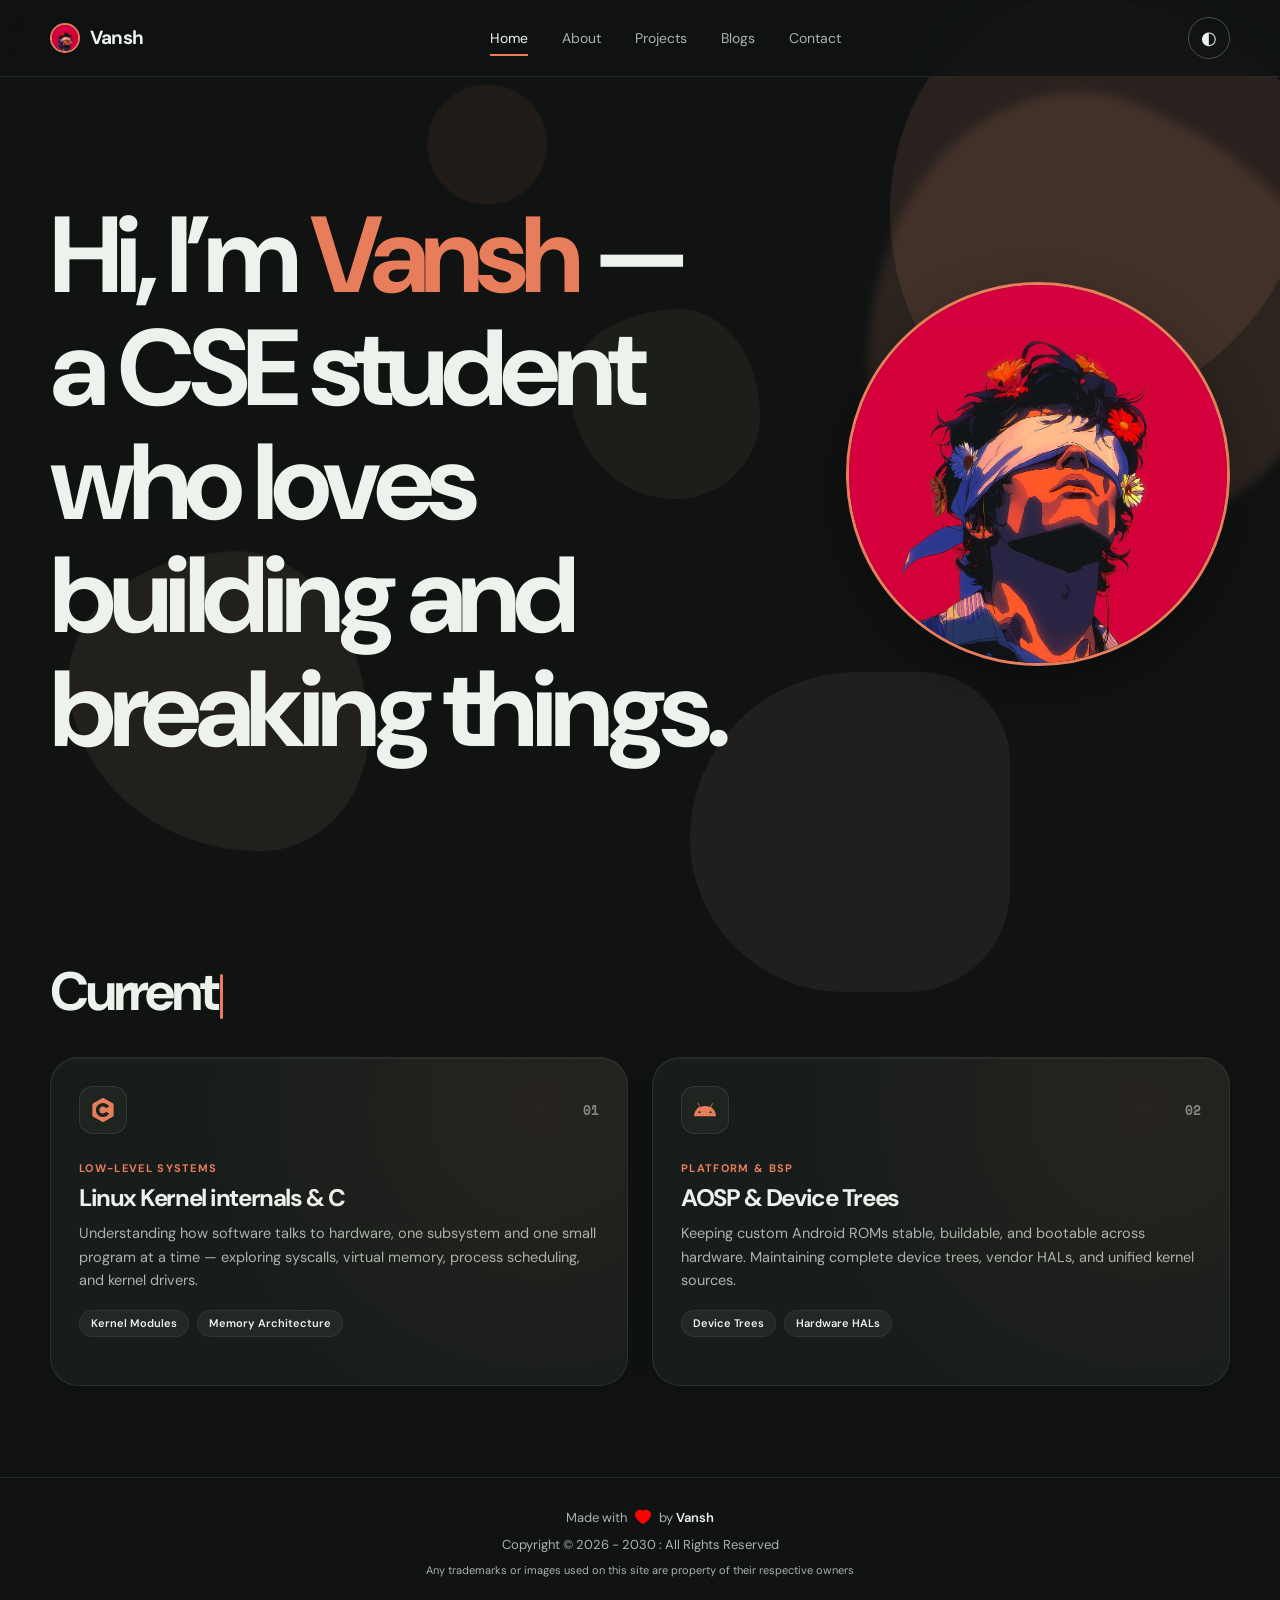
<file: index.html>
<!doctype html>
<html lang="en">
<head>
<meta charset="utf-8">
<meta name="viewport" content="width=device-width, initial-scale=1, viewport-fit=cover">
<title>Vansh</title>
<meta name="description" content="Z E U S is a systems developer learning C and Linux kernel internals.">
<meta property="og:title" content="Z E U S | Systems Developer">
<meta property="og:description" content="Diving into the Linux kernel, one C program at a time.">
<meta property="og:image" content="assets/og-image.svg">
<link rel="icon" href="assets/zeus.jpg">
<link rel="manifest" href="manifest.webmanifest">
<link rel="apple-touch-icon" href="assets/zeus.jpg">
<meta name="theme-color" content="#101312">
<link rel="preconnect" href="https://fonts.googleapis.com">
<link rel="preconnect" href="https://fonts.gstatic.com" crossorigin>
<link href="https://fonts.googleapis.com/css2?family=DM+Sans:wght@400;500;600;700&family=Space+Mono:wght@400;700&display=swap" rel="stylesheet">
<link rel="stylesheet" href="css/style.css?v=20261010-3">
</head>
<body>
<div class="preloader">
<div class="loader-mark">Loading</div>
</div>
<noscript><style>.preloader { display: none; }</style></noscript>
<header class="site-header">
<div class="container nav">
<a class="logo" href="index.html">
<img class="logo-image" src="assets/zeus.jpg" alt="">
Vansh</a>
<nav class="nav-links" aria-label="Primary">
<a href="index.html">Home</a>
<a href="about.html">About</a>
<a href="projects.html">Projects</a>
<a href="blogs.html">Blogs</a>
<a href="contact.html">Contact</a>
</nav>
<div class="nav-actions">
<button class="icon-btn theme-toggle" type="button" aria-label="Toggle light and dark theme">◐</button>
<button class="menu-btn" type="button" aria-label="Open menu" aria-expanded="false">☰</button>
</div>
</div>
</header>
<main>
<section class="hero container">
<img class="hero-profile" src="assets/zeus.jpg" alt="Zeus portrait">
<div class="hero-content">
<h1 class="reveal">Hi, I’m <span>Vansh</span> — a CSE student who loves building and breaking things.</h1>
</div>
</section>
<section class="section container">
<div class="section-head reveal">
<h2 data-typewriter='[{"text":"Currently "},{"text":"working","highlight":true},{"text":" on"}]'>Currently <span class="tw-highlight">working</span> on</h2>
</div>
<div class="current-grid">
<article class="product-card current-card feature reveal" data-index="01">
<div class="card-glass-glow" aria-hidden="true"></div>
<div class="card-top-row">
<div class="card-icon-badge" aria-hidden="true">
<svg viewBox="0 0 24 24" class="card-svg-icon" fill="currentColor"><path d="M22.394 6c-.167-.29-.398-.543-.652-.69L12.926.22c-.509-.294-1.34-.294-1.848 0L2.26 5.31c-.508.293-.923 1.013-.923 1.6v10.18c0 .294.104.62.271.91.167.29.398.543.652.69l8.816 5.09c.508.293 1.34.293 1.848 0l8.816-5.09c.254-.147.485-.4.652-.69.167-.29.27-.616.27-.91V6.91c.003-.294-.1-.62-.268-.91zM12 19.11c-3.92 0-7.109-3.19-7.109-7.11 0-3.92 3.19-7.11 7.11-7.11a7.133 7.133 0 016.156 3.553l-3.076 1.78a3.567 3.567 0 00-3.08-1.78A3.56 3.56 0 008.444 12 3.56 3.56 0 0012 15.555a3.57 3.57 0 003.08-1.778l3.078 1.78A7.135 7.135 0 0112 19.11z"/></svg>
</div>
<div class="card-meta-badges">
<span class="index-pill">01</span>
</div>
</div>
<div class="card-content">
<span class="card-kicker">Low-Level Systems</span>
<h3>Linux Kernel internals &amp; C</h3>
<p>Understanding how software talks to hardware, one subsystem and one small program at a time — exploring syscalls, virtual memory, process scheduling, and kernel drivers.</p>
</div>
<div class="card-chips">
<span class="chip">Kernel Modules</span>
<span class="chip">Memory Architecture</span>
</div>
</article>

<article class="product-card current-card reveal" data-index="02">
<div class="card-glass-glow" aria-hidden="true"></div>
<div class="card-top-row">
<div class="card-icon-badge" aria-hidden="true">
<svg viewBox="0 0 24 24" class="card-svg-icon" fill="currentColor"><path d="M17.523 15.3414c-.5511 0-.9993-.4486-.9993-.9997s.4482-.9993.9993-.9993c.551 0 .9993.4482.9993.9993.0001.5511-.4483.9997-.9993.9997m-11.046 0c-.5511 0-.9993-.4486-.9993-.9997s.4482-.9993.9993-.9993c.5511 0 .9993.4482.9993.9993 0 .5511-.4482.9997-.9993.9997m11.4045-6.02l1.996-3.4572c.1068-.1848.0435-.421-.1413-.5278-.1848-.1068-.421-.0435-.5278.1413l-2.0223 3.5028c-1.4883-.6808-3.1554-1.0772-4.945-1.0772-1.7897 0-3.4568.3964-4.9451 1.0772L5.293 4.9787c-.1068-.1848-.343-.2481-.5278-.1413-.1848.1068-.2481.343-.1413.5278l1.996 3.4572C3.197 10.7412 1 14.187 1 18.172h22c0-3.985-2.197-7.4308-5.6185-9.3506"/></svg>
</div>
<div class="card-meta-badges">
<span class="index-pill">02</span>
</div>
</div>
<div class="card-content">
<span class="card-kicker">Platform &amp; BSP</span>
<h3>AOSP &amp; Device Trees</h3>
<p>Keeping custom Android ROMs stable, buildable, and bootable across hardware. Maintaining complete device trees, vendor HALs, and unified kernel sources.</p>
</div>
<div class="card-chips">
<span class="chip">Device Trees</span>
<span class="chip">Hardware HALs</span>
</div>
</article>
</div>
</section>
</main>
<footer class="site-footer">
<div class="container footer-inner">
<span class="footer-credit">Made with 
<svg viewBox="0 0 22 20" aria-hidden="true" focusable="false"><path d="M21.4355 4.2008C21.0952 3.41277 20.6045 2.69866 19.9908 2.09846C19.3767 1.49646 18.6526 1.01806 17.858 0.689276C17.034 0.346993 16.1503 0.171792 15.258 0.173846C14.0063 0.173846 12.785 0.516619 11.7236 1.16408C11.4697 1.31896 11.2285 1.48908 11 1.67443C10.7715 1.48908 10.5303 1.31896 10.2764 1.16408C9.21504 0.516619 7.99375 0.173846 6.74199 0.173846C5.84062 0.173846 4.96719 0.346502 4.14199 0.689276C3.34473 1.01935 2.62617 1.49416 2.00918 2.09846C1.39472 2.69798 0.90387 3.41226 0.564453 4.2008C0.211523 5.02092 0.03125 5.89182 0.03125 6.7881C0.03125 7.63361 0.203906 8.51467 0.54668 9.41096C0.833594 10.16 1.24492 10.9369 1.77051 11.7215C2.60332 12.9631 3.74844 14.258 5.17031 15.5707C7.52656 17.7467 9.85996 19.2498 9.95898 19.3108L10.5607 19.6967C10.8273 19.8668 11.1701 19.8668 11.4367 19.6967L12.0385 19.3108C12.1375 19.2473 14.4684 17.7467 16.8271 15.5707C18.249 14.258 19.3941 12.9631 20.227 11.7215C20.7525 10.9369 21.1664 10.16 21.4508 9.41096C21.7936 8.51467 21.9662 7.63361 21.9662 6.7881C21.9688 5.89182 21.7885 5.02092 21.4355 4.2008V4.2008Z" fill="#FF0000"></path></svg>
 by <strong>Vansh</strong></span>
<span>Copyright © 2026 - 2030 : All Rights Reserved</span>
<small>Any trademarks or images used on this site are property of their respective owners</small>
</div>
</footer>
<script src="js/main.js">
</script>
</body>
</html>
</file>
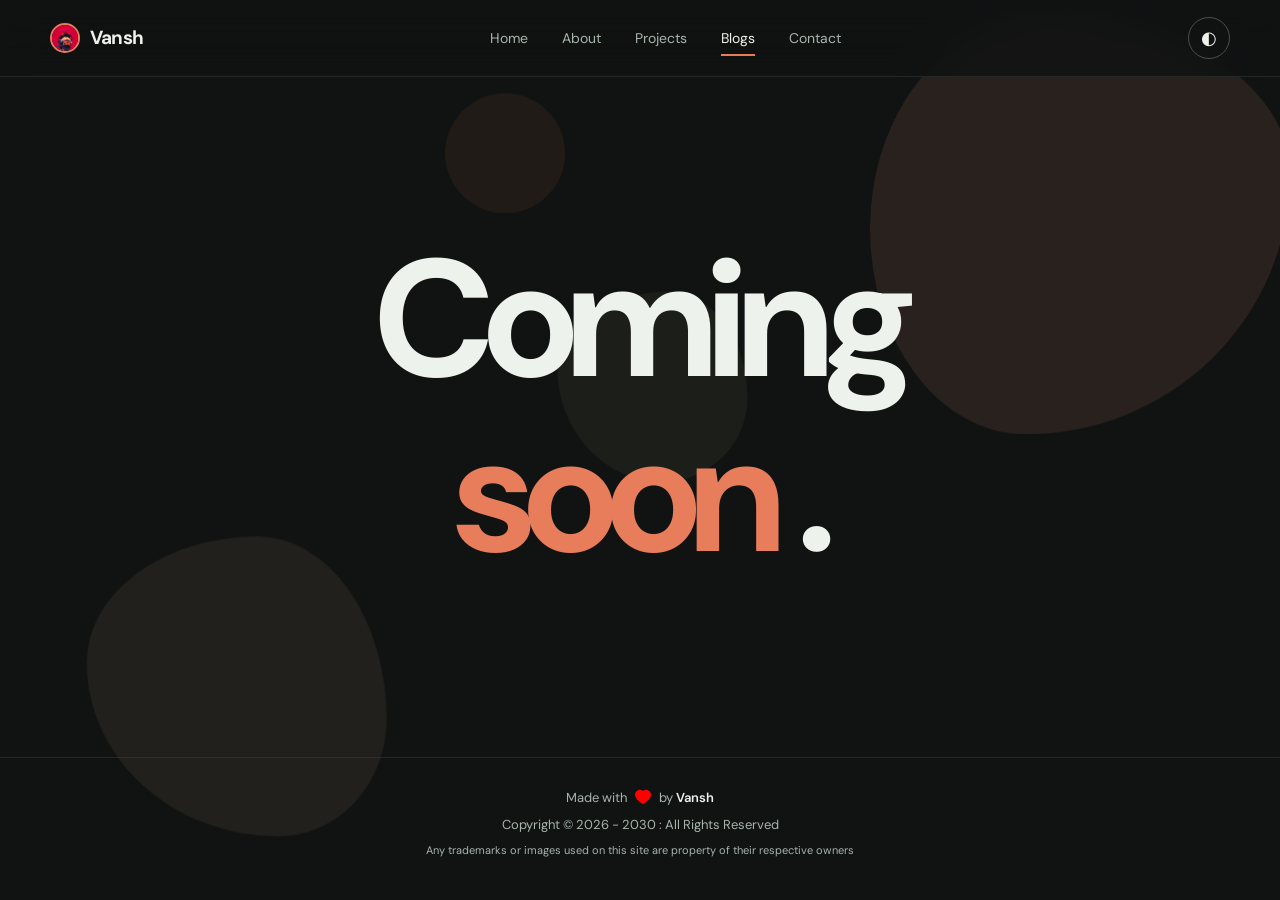
<file: blogs.html>
<!doctype html>
<html lang="en">
<head>
<meta charset="utf-8">
<meta name="viewport" content="width=device-width, initial-scale=1, viewport-fit=cover">
<title>Vansh</title>
<meta name="description" content="Writing and notes from Vansh on systems, Linux, Android, and development.">
<meta property="og:title" content="Blogs | Z E U S">
<meta property="og:description" content="Notes on systems, Linux, Android, and development.">
<meta property="og:image" content="assets/og-image.svg">
<link rel="icon" href="assets/zeus.jpg">
<link rel="manifest" href="manifest.webmanifest">
<link rel="apple-touch-icon" href="assets/zeus.jpg">
<meta name="theme-color" content="#101312">
<link rel="preconnect" href="https://fonts.googleapis.com">
<link rel="preconnect" href="https://fonts.gstatic.com" crossorigin>
<link href="https://fonts.googleapis.com/css2?family=DM+Sans:wght@400;500;600;700&family=Space+Mono:wght@400;700&display=swap" rel="stylesheet">
<link rel="stylesheet" href="css/style.css?v=20261010-3">
</head>
<body>
<div class="preloader">
<div class="loader-mark">Loading</div>
</div>
<noscript><style>.preloader { display: none; }</style></noscript>
<header class="site-header">
<div class="container nav">
<a class="logo" href="index.html">
<img class="logo-image" src="assets/zeus.jpg" alt="">
Vansh</a>
<nav class="nav-links" aria-label="Primary">
<a href="index.html">Home</a>
<a href="about.html">About</a>
<a href="projects.html">Projects</a>
<a href="blogs.html" class="active">Blogs</a>
<a href="contact.html">Contact</a>
</nav>
<div class="nav-actions">
<button class="icon-btn theme-toggle" type="button" aria-label="Toggle light and dark theme">&#9680;</button>
<button class="menu-btn" type="button" aria-label="Open menu" aria-expanded="false">&#9776;</button>
</div>
</div>
</header>
<main>
<section class="blog-coming-soon container">
<h1 class="reveal">Coming <span>soon</span> .</h1>
</section>
</main>
<footer class="site-footer">
<div class="container footer-inner">
<span class="footer-credit">Made with
<svg viewBox="0 0 22 20" aria-hidden="true" focusable="false"><path d="M21.4355 4.2008C21.0952 3.41277 20.6045 2.69866 19.9908 2.09846C19.3767 1.49646 18.6526 1.01806 17.858 0.689276C17.034 0.346993 16.1503 0.171792 15.258 0.173846C14.0063 0.173846 12.785 0.516619 11.7236 1.16408C11.4697 1.31896 11.2285 1.48908 11 1.67443C10.7715 1.48908 10.5303 1.31896 10.2764 1.16408C9.21504 0.516619 7.99375 0.173846 6.74199 0.173846C5.84062 0.173846 4.96719 0.346502 4.14199 0.689276C3.34473 1.01935 2.62617 1.49416 2.00918 2.09846C1.39472 2.69798 0.90387 3.41226 0.564453 4.2008C0.211523 5.02092 0.03125 5.89182 0.03125 6.7881C0.03125 7.63361 0.203906 8.51467 0.54668 9.41096C0.833594 10.16 1.24492 10.9369 1.77051 11.7215C2.60332 12.9631 3.74844 14.258 5.17031 15.5707C7.52656 17.7467 9.85996 19.2498 9.95898 19.3108L10.5607 19.6967C10.8273 19.8668 11.1701 19.8668 11.4367 19.6967L12.0385 19.3108C12.1371 19.2473 14.4684 17.7467 16.8271 15.5707C18.249 14.258 19.3941 12.9631 20.227 11.7215C20.7525 10.9369 21.1664 10.16 21.4508 9.41096C21.7936 8.51467 21.9662 7.63361 21.9662 6.7881C21.9688 5.89182 21.7885 5.02092 21.4355 4.2008V4.2008Z" fill="#FF0000"></path></svg>
by <strong>Vansh</strong></span>
<span>Copyright &copy; 2026 - 2030 : All Rights Reserved</span>
<small>Any trademarks or images used on this site are property of their respective owners</small>
</div>
</footer>
<script src="js/main.js"></script>
</body>
</html>
</file>
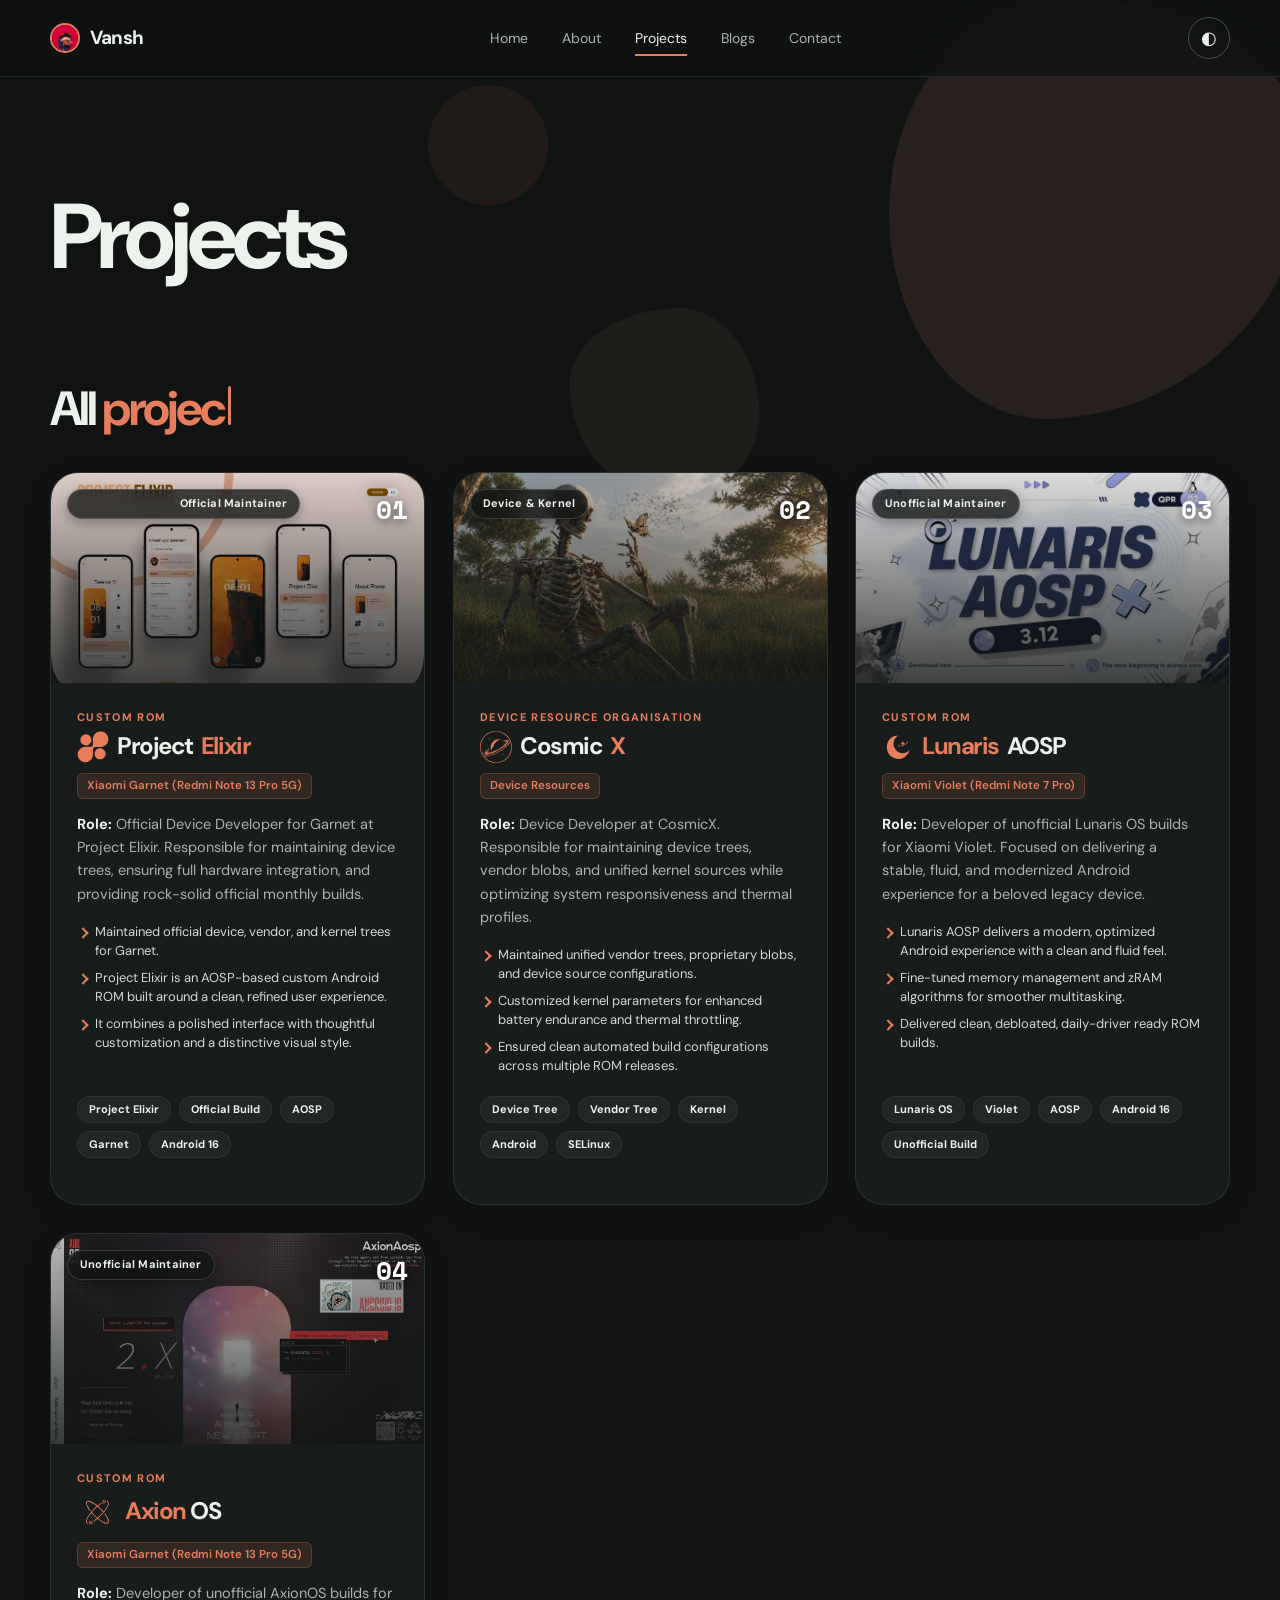
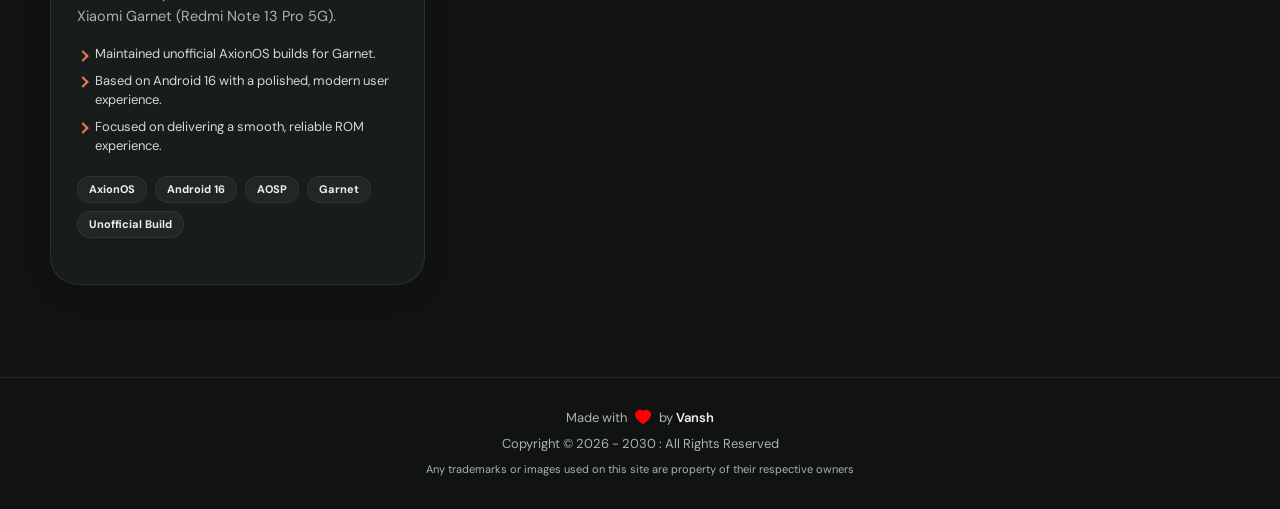
<file: projects.html>
<!doctype html>
<html lang="en">
<head>
<meta charset="utf-8">
<meta name="viewport" content="width=device-width, initial-scale=1, viewport-fit=cover">
<title>Vansh</title>
<meta name="description" content="Systems, Android, and device-tree work by Z E U S.">
<meta property="og:title" content="Projects | Z E U S">
<meta property="og:description" content="Device support and systems work, maintained carefully.">
<meta property="og:image" content="assets/og-image.svg">
<link rel="icon" href="assets/zeus.jpg">
<link rel="manifest" href="manifest.webmanifest">
<link rel="apple-touch-icon" href="assets/zeus.jpg">
<meta name="theme-color" content="#101312">
<link rel="preconnect" href="https://fonts.googleapis.com">
<link rel="preconnect" href="https://fonts.gstatic.com" crossorigin>
<link href="https://fonts.googleapis.com/css2?family=DM+Sans:wght@400;500;600;700&family=Space+Mono:wght@400;700&display=swap" rel="stylesheet">
<link href="https://fonts.googleapis.com/icon?family=Material+Icons" rel="stylesheet">
<link rel="stylesheet" href="css/style.css?v=20261010-3">
</head>
<body class="projects-page">
<div class="preloader">
<div class="loader-mark">Loading</div>
</div>
<noscript><style>.preloader { display: none; }</style></noscript>
<header class="site-header">
<div class="container nav">
<a class="logo" href="index.html">
<img class="logo-image" src="assets/zeus.jpg" alt="">
Vansh</a>
<nav class="nav-links" aria-label="Primary">
<a href="index.html">Home</a>
<a href="about.html">About</a>
<a href="projects.html">Projects</a>
<a href="blogs.html">Blogs</a>
<a href="contact.html">Contact</a>
</nav>
<div class="nav-actions">
<button class="icon-btn theme-toggle" type="button" aria-label="Toggle light and dark theme">◐</button>
<button class="menu-btn" type="button" aria-label="Open menu" aria-expanded="false">☰</button>
</div>
</div>
</header>
<main>
<section class="page-hero container">
<h1 class="reveal">Projects</h1>
</section>
<section class="section container">
<div class="filter-bar reveal" aria-label="Project list">
<strong class="project-filter-label" data-typewriter='[{"text":"All "},{"text":"projects","highlight":true}]'>All <span>projects</span></strong>
</div>
<div class="project-grid">
<article class="product-card project-card reveal" data-tags="systems android device-tree">
<div class="project-art">
<img class="project-image" src="assets/elixir.png" alt="Project Elixir Baklava 16 artwork" loading="lazy" decoding="async">
<div class="project-art-overlay"></div>
<div class="project-art-badges">
<span class="project-type-badge official"><i class="material-icons" aria-hidden="true">verified</i> Official Maintainer</span>
<span class="project-number">01</span>
</div>
</div>
<div class="project-info">
<div class="project-header">
<div class="project-title-wrap">
<span class="project-kicker">Custom ROM</span>
<h3><img class="project-brand-icon" src="assets/elixirlogo.svg" alt=""> Project <span class="project-name-accent">Elixir</span></h3>
</div>
<span class="project-device-tag">Xiaomi Garnet (Redmi Note 13 Pro 5G)</span>
</div>
<p class="project-description">
<strong>Role:</strong> Official Device Developer for Garnet at Project Elixir. Responsible for maintaining device trees, ensuring full hardware integration, and providing rock-solid official monthly builds.</p>
<ul class="project-highlights">
<li>Maintained official device, vendor, and kernel trees for Garnet.</li>
<li>Project Elixir is an AOSP-based custom Android ROM built around a clean, refined user experience.</li>
<li>It combines a polished interface with thoughtful customization and a distinctive visual style.</li>
</ul>
<div class="tags">
<span class="tag">Project Elixir</span>
<span class="tag">Official Build</span>
<span class="tag">AOSP</span>
<span class="tag">Garnet</span>
<span class="tag">Android 16</span>
</div>
</div>
</article>

<article class="product-card project-card reveal" data-tags="android device-tree vendor kernel">
<div class="project-art">
<img class="project-image" src="assets/banner.png" alt="CosmicX project artwork" loading="lazy" decoding="async">
<div class="project-art-overlay"></div>
<div class="project-art-badges">
<span class="project-type-badge dev">Device &amp; Kernel</span>
<span class="project-number">02</span>
</div>
</div>
<div class="project-info">
<div class="project-header">
<div class="project-title-wrap">
<span class="project-kicker">Device Resource Organisation</span>
<h3><img class="project-brand-icon" src="assets/cosmicXlogo.svg" alt=""> Cosmic<span class="project-name-accent">X</span></h3>
</div>
<span class="project-device-tag">Device Resources</span>
</div>
<p class="project-description">
<strong>Role:</strong> Device Developer at CosmicX. Responsible for maintaining device trees, vendor blobs, and unified kernel sources while optimizing system responsiveness and thermal profiles.</p>
<ul class="project-highlights">
<li>Maintained unified vendor trees, proprietary blobs, and device source configurations.</li>
<li>Customized kernel parameters for enhanced battery endurance and thermal throttling.</li>
<li>Ensured clean automated build configurations across multiple ROM releases.</li>
</ul>
<div class="tags">
<span class="tag">Device Tree</span>
<span class="tag">Vendor Tree</span>
<span class="tag">Kernel</span>
<span class="tag">Android</span>
<span class="tag">SELinux</span>
</div>
</div>
</article>

<article class="product-card project-card reveal" data-tags="android unofficial-build lunaris violet">
<div class="project-art">
<img class="project-image" src="assets/lunaris.jpg" alt="Lunaris OS project banner" loading="lazy" decoding="async">
<div class="project-art-overlay"></div>
<div class="project-art-badges">
<span class="project-type-badge build">Unofficial Maintainer</span>
<span class="project-number">03</span>
</div>
</div>
<div class="project-info">
<div class="project-header">
<div class="project-title-wrap">
<span class="project-kicker">Custom ROM</span>
<h3><img class="project-brand-icon" src="assets/lunarislogo.svg" alt=""> <span class="project-name-accent">Lunaris</span> AOSP</h3>
</div>
<span class="project-device-tag">Xiaomi Violet (Redmi Note 7 Pro)</span>
</div>
<p class="project-description">
<strong>Role:</strong> Developer of unofficial Lunaris OS builds for Xiaomi Violet. Focused on delivering a stable, fluid, and modernized Android experience for a beloved legacy device.</p>
<ul class="project-highlights">
<li>Lunaris AOSP delivers a modern, optimized Android experience with a clean and fluid feel.</li>
<li>Fine-tuned memory management and zRAM algorithms for smoother multitasking.</li>
<li>Delivered clean, debloated, daily-driver ready ROM builds.</li>
</ul>
<div class="tags">
<span class="tag">Lunaris OS</span>
<span class="tag">Violet</span>
<span class="tag">AOSP</span>
<span class="tag">Android 16</span>
<span class="tag">Unofficial Build</span>
</div>
</div>
</article>

<article class="product-card project-card reveal" data-tags="android axionos aosp android-16">
<div class="project-art">
<img class="project-image" src="assets/Axionos.jpg" alt="AxionOS Android 16 project artwork" loading="lazy" decoding="async">
<div class="project-art-overlay"></div>
<div class="project-art-badges">
<span class="project-type-badge build">Unofficial Maintainer</span>
<span class="project-number">04</span>
</div>
</div>
<div class="project-info">
<div class="project-header">
<div class="project-title-wrap">
<span class="project-kicker">Custom ROM</span>
<h3 class="axionos-title"><img class="project-brand-icon axionos-brand-icon" src="assets/axionoslogo-mark.svg" alt=""><span class="axionos-wordmark"><span class="project-name-accent">Axion</span><span>OS</span></span></h3>
</div>
<span class="project-device-tag">Xiaomi Garnet (Redmi Note 13 Pro 5G)</span>
</div>
<p class="project-description"><strong>Role:</strong> Developer of unofficial AxionOS builds for Xiaomi Garnet (Redmi Note 13 Pro 5G).</p>
<ul class="project-highlights">
<li>Maintained unofficial AxionOS builds for Garnet.</li>
<li>Based on Android 16 with a polished, modern user experience.</li>
<li>Focused on delivering a smooth, reliable ROM experience.</li>
</ul>
<div class="tags">
<span class="tag">AxionOS</span>
<span class="tag">Android 16</span>
<span class="tag">AOSP</span>
<span class="tag">Garnet</span>
<span class="tag">Unofficial Build</span>
</div>
</div>
</article>
</div>
</section>
</main>
<footer class="site-footer">
<div class="container footer-inner">
<span class="footer-credit">Made with 
<svg viewBox="0 0 22 20" aria-hidden="true" focusable="false"><path d="M21.4355 4.2008C21.0952 3.41277 20.6045 2.69866 19.9908 2.09846C19.3767 1.49646 18.6526 1.01806 17.858 0.689276C17.034 0.346993 16.1503 0.171792 15.258 0.173846C14.0063 0.173846 12.785 0.516619 11.7236 1.16408C11.4697 1.31896 11.2285 1.48908 11 1.67443C10.7715 1.48908 10.5303 1.31896 10.2764 1.16408C9.21504 0.516619 7.99375 0.173846 6.74199 0.173846C5.84062 0.173846 4.96719 0.346502 4.14199 0.689276C3.34473 1.01935 2.62617 1.49416 2.00918 2.09846C1.39472 2.69798 0.90387 3.41226 0.564453 4.2008C0.211523 5.02092 0.03125 5.89182 0.03125 6.7881C0.03125 7.63361 0.203906 8.51467 0.54668 9.41096C0.833594 10.16 1.24492 10.9369 1.77051 11.7215C2.60332 12.9631 3.74844 14.258 5.17031 15.5707C7.52656 17.7467 9.85996 19.2498 9.95898 19.3108L10.5607 19.6967C10.8273 19.8668 11.1701 19.8668 11.4367 19.6967L12.0385 19.3108C12.1375 19.2473 14.4684 17.7467 16.8271 15.5707C18.249 14.258 19.3941 12.9631 20.227 11.7215C20.7525 10.9369 21.1664 10.16 21.4508 9.41096C21.7936 8.51467 21.9662 7.63361 21.9662 6.7881C21.9688 5.89182 21.7885 5.02092 21.4355 4.2008V4.2008Z" fill="#FF0000"></path></svg>
 by <strong>Vansh</strong></span>
<span>Copyright © 2026 - 2030 : All Rights Reserved</span>
<small>Any trademarks or images used on this site are property of their respective owners</small>
</div>
</footer>
<script src="js/main.js">
</script>
</body>
</html>
</file>
<file: css/style.css>
:root {
  --bg: #101312;
  --surface: #171c1a;
  --surface-2: #202825;
  --surface-3: #29312d;
  --on-surface: #edf2ed;
  --muted: #a8b4ac;
  --primary: #e77d5a;
  --primary-strong: #f19a78;
  --on-primary: #24130e;
  --secondary: #e1b09e;
  --tertiary: #d3c786;
  --skill-color-c: #ff80ab;
  --skill-color-shell: #69dbaa;
  --skill-color-linux: #ffd54f;
  --skill-color-aosp: #ff9e57;
  --outline: #46514b;
  --danger: #ffb4ab;
  --max: 1180px;
  --space-1: 8px;
  --space-2: 12px;
  --space-3: 16px;
  --space-4: 24px;
  --space-5: 32px;
  --space-6: 48px;
  --space-7: 72px;
  --radius-sm: 12px;
  --radius-md: 18px;
  --radius-lg: 28px;
  --shadow-1: 0 8px 24px rgba(0,0,0,.2);
  --shadow-2: 0 18px 50px rgba(0,0,0,.3);
  --ease: cubic-bezier(.22, .8, .2, 1);
}
[data-theme="light"] {
  --bg: #faf7f2;
  --surface: #ffffff;
  --surface-2: #e8eee7;
  --surface-3: #dce7db;
  --on-surface: #17201a;
  --muted: #5e6c62;
  --primary: #c85f3f;
  --primary-strong: #a84b31;
  --on-primary: #ffffff;
  --secondary: #9a5945;
  --tertiary: #766b29;
  --skill-color-c: #ad526f;
  --skill-color-shell: #4f8064;
  --skill-color-linux: #92771f;
  --skill-color-aosp: #b36a38;
  --outline: #b4c0b5;
  --danger: #ba1a1a;
  --shadow-1: 0 8px 24px rgba(23,32,26,.1);
  --shadow-2: 0 18px 50px rgba(23,32,26,.14);
}
* { box-sizing: border-box; }
html { min-width: 100%; min-height: 100%; background: var(--bg); scroll-behavior: smooth; }
body { min-width: 100%; min-height: 100dvh; margin: 0; overflow-x: hidden; background: var(--bg); color: var(--on-surface); font-family: 'DM Sans', sans-serif; font-size: 16px; line-height: 1.6; transition: background-color .45s var(--ease), color .45s var(--ease); }
a { color: inherit; text-decoration: none; }
button, input, textarea { font: inherit; }
button { cursor: pointer; }
img { max-width: 100%; display: block; }
.container { width: min(calc(100% - 40px), var(--max)); margin: 0 auto; }
.site-header { position: sticky; top: 0; z-index: 20; border-bottom: 1px solid color-mix(in srgb, var(--outline) 35%, transparent); background: color-mix(in srgb, var(--bg) 84%, transparent); backdrop-filter: blur(18px); transition: background-color .45s var(--ease), border-color .45s var(--ease); }
@media (max-width: 900px), (pointer: coarse) {
  .site-header { backdrop-filter: blur(8px); -webkit-backdrop-filter: blur(8px); }
  .project-art-badges .project-type-badge { backdrop-filter: blur(6px); -webkit-backdrop-filter: blur(6px); }
}
.nav { min-height: 76px; display: flex; align-items: center; justify-content: space-between; gap: 24px; }
.logo { display: inline-flex; align-items: center; gap: 10px; font-weight: 700; letter-spacing: -.04em; font-size: 19px; }
.logo-image { width: 30px; height: 30px; border: 2px solid var(--primary); border-radius: 50%; object-fit: cover; object-position: center top; }
.nav-links { display: flex; align-items: center; gap: 6px; }
.nav-links a { position: relative; padding: 10px 14px; color: var(--muted); font-size: 14px; transition: color .25s; }
.nav-links a::after { content: ''; position: absolute; bottom: 3px; left: 14px; right: 14px; height: 2px; background: var(--primary); transform: scaleX(0); transform-origin: left; transition: transform .3s var(--ease); }
.nav-links a:hover, .nav-links a.active { color: var(--on-surface); }
.nav-links a.active::after, .nav-links a:hover::after { transform: scaleX(1); }
.nav-actions { display: flex; align-items: center; gap: 8px; }
.icon-btn, .menu-btn { width: 42px; height: 42px; border: 1px solid var(--outline); border-radius: 50%; display: grid; place-items: center; background: transparent; color: var(--on-surface); }
.icon-btn { font-size: 18px; }
.icon-btn, .menu-btn { transition: color .35s var(--ease), background-color .35s var(--ease), border-color .35s var(--ease), transform .35s var(--ease); }
.theme-toggle:hover { transform: rotate(90deg); }
.menu-btn { display: none; border-radius: 12px; font-size: 20px; }
main { position: relative; z-index: 1; isolation: isolate; overflow: hidden; }
main::before, main::after { display: none; }
.ambient-stage { position: fixed; z-index: 0; inset: 0; overflow: hidden; pointer-events: none; }
.ambient-orb { position: absolute; pointer-events: none; will-change: transform; transform: translate3d(-50%, -50%, 0); }
.ambient-orb--primary { width: 420px; height: 420px; background: var(--primary-strong); opacity: .11; border-radius: 42% 58% 63% 37% / 51% 38% 62% 49%; }
.ambient-orb--secondary { width: 300px; height: 300px; background: var(--secondary); opacity: .085; border-radius: 57% 43% 36% 64% / 42% 61% 39% 58%; }
.ambient-orb--tertiary { width: 190px; height: 190px; background: var(--tertiary); opacity: .07; border-radius: 58% 42% 45% 55% / 40% 56% 44% 60%; }
.ambient-orb--accent { width: 120px; height: 120px; background: var(--primary); opacity: .08; border-radius: 50%; }
.cursor-cat { position: fixed; z-index: 15; top: 0; left: 0; width: 64px; height: 64px; pointer-events: none; opacity: 0; transform: translate3d(50vw, 52vh, 0); transition: opacity .35s var(--ease); will-change: transform; filter: drop-shadow(0 9px 8px rgba(0,0,0,.16)); }
.cursor-cat.is-visible { opacity: .96; }
.cat-sprite { display: block; width: 64px; height: 64px; background: url('../assets/neko.png') no-repeat 0 0 / 512px 256px; transform: translateY(var(--bounce, 0px)); image-rendering: pixelated; transition: filter .25s var(--ease); }
.cursor-cat.is-playing .cat-sprite { filter: brightness(1.12) drop-shadow(0 0 5px color-mix(in srgb, var(--primary) 38%, transparent)); }
.cat-body, .cat-head, .cat-tail, .cat-paw, .cat-ear, .cat-eye, .cat-nose, .cat-whiskers { position: absolute; display: block; }
.cat-body { left: 17px; bottom: 3px; width: 48px; height: 34px; border-radius: 48% 52% 42% 45%; background: var(--cat-fur); transform: translateY(var(--bounce, 0px)); }
.cat-body::before { content: ''; position: absolute; left: 8px; top: 7px; width: 21px; height: 12px; border-radius: 50%; background: color-mix(in srgb, var(--cat-fur) 70%, white); opacity: .25; transform: rotate(-18deg); }
.cat-head { left: 8px; top: 5px; width: 40px; height: 37px; border-radius: 47% 47% 45% 45%; background: var(--cat-fur); transform: translateY(calc(var(--bounce, 0px) * -.45)); }
.cat-ear { top: -10px; width: 20px; height: 21px; background: var(--cat-fur); clip-path: polygon(50% 0, 100% 100%, 0 100%); transform-origin: bottom center; }
.cat-ear::after { content: ''; position: absolute; left: 5px; top: 6px; width: 10px; height: 11px; background: var(--cat-ear); clip-path: polygon(50% 0, 100% 100%, 0 100%); }
.cat-ear--left { left: 1px; transform: rotate(-16deg); } .cat-ear--right { right: 1px; transform: rotate(16deg); }
.cat-eye { top: 17px; width: 6px; height: 8px; border-radius: 50%; background: var(--cat-ink); transform: translateX(var(--look-x, 0)); transition: transform .2s var(--ease); }
.cat-eye--left { left: 10px; } .cat-eye--right { right: 10px; }
.cat-nose { left: 17px; top: 26px; width: 7px; height: 5px; border-radius: 50% 50% 55% 55%; background: var(--cat-ear); }
.cat-whiskers { left: 13px; top: 28px; width: 28px; height: 1px; background: color-mix(in srgb, var(--cat-ink) 55%, transparent); transform: rotate(6deg); opacity: .6; }
.cat-whiskers::after { content: ''; position: absolute; top: 5px; left: -3px; width: 34px; height: 1px; background: inherit; transform: rotate(-12deg); }
.cat-paw { bottom: -3px; width: 15px; height: 10px; border-radius: 50%; background: var(--cat-fur); transform-origin: 50% 0; } .cat-paw--left { left: 6px; } .cat-paw--right { right: 6px; }
.cursor-cat.is-walking .cat-paw--left { animation: cat-step var(--walk-speed, .28s) ease-in-out infinite alternate; }
.cursor-cat.is-walking .cat-paw--right { animation: cat-step var(--walk-speed, .28s) ease-in-out .12s infinite alternate-reverse; }
.cursor-cat.is-playing .cat-tail { animation-duration: .7s; }
.cat-tail { z-index: -1; right: -1px; bottom: 12px; width: 35px; height: 39px; border: 7px solid var(--cat-fur); border-left-color: transparent; border-bottom-color: transparent; border-radius: 50%; transform: rotate(-18deg); transform-origin: 0 100%; animation: cat-tail-sway 3.8s ease-in-out infinite; }
.cursor-cat.is-blinking .cat-eye { height: 2px; top: 20px; border-radius: 4px; } .cursor-cat.is-curious .cat-ear--left { animation: cat-ear-twitch .42s ease-out; }
@keyframes cat-tail-sway { 0%, 100% { rotate: -4deg; } 50% { rotate: 8deg; } } @keyframes cat-ear-twitch { 45% { rotate: -28deg; } 75% { rotate: -10deg; } } @keyframes cat-step { from { translate: 0 0; rotate: -10deg; } to { translate: 0 -3px; rotate: 13deg; } }
main > * { position: relative; z-index: 1; }
.hero { position: relative; min-height: 680px; display: flex; align-items: center; padding: 100px 0 80px; }
.hero::before { content: ''; position: absolute; width: 460px; height: 460px; right: -100px; top: 30px; background: var(--primary-strong); opacity: .12; filter: blur(4px); border-radius: 38% 62% 64% 36% / 45% 38% 62% 55%; transform: translate3d(0, 0, 0) rotate(22deg); animation: float 10s ease-in-out infinite; will-change: transform; }
.hero::after { content: ''; position: absolute; width: 320px; height: 320px; right: 220px; bottom: -120px; background: var(--secondary); opacity: .08; border-radius: 65% 35% 40% 60%; animation: float 13s ease-in-out infinite reverse; will-change: transform; }
.hero-content { position: relative; z-index: 1; max-width: 700px; }
.hero-profile { position: absolute; z-index: 1; top: 50%; right: 0; width: clamp(240px, 30vw, 400px); aspect-ratio: 1; border: 3px solid var(--primary); border-radius: 50%; object-fit: cover; object-position: center 35%; box-shadow: var(--shadow-2); transform: translateY(-50%); }
.eyebrow, .kicker { display: inline-flex; align-items: center; gap: 9px; color: var(--primary); text-transform: uppercase; letter-spacing: .16em; font-size: 11px; font-weight: 700; }
.eyebrow::before { content: ''; width: 24px; height: 1px; background: var(--primary); }
h1, h2, h3, p { margin-top: 0; }
h1, h2, h3 { line-height: 1.05; letter-spacing: -.06em; }
h1 { max-width: 920px; margin: 22px 0 26px; font-size: clamp(52px, 9vw, 108px); font-weight: 700; }
h1 span { color: var(--primary); }
.hero-copy { max-width: 560px; color: var(--muted); font-size: 18px; }
.actions { display: flex; flex-wrap: wrap; gap: 12px; margin-top: 32px; }
.btn { position: relative; overflow: hidden; display: inline-flex; align-items: center; justify-content: center; gap: 9px; min-height: 48px; padding: 0 21px; border: 1px solid transparent; border-radius: 16px; font-weight: 700; font-size: 14px; background: color-mix(in srgb, var(--primary) 88%, transparent); backdrop-filter: blur(12px); -webkit-backdrop-filter: blur(12px); transition: transform .25s var(--ease), box-shadow .25s, background .25s; }
.btn:hover { transform: translateY(-3px); box-shadow: var(--shadow-1); }
.btn-primary { color: var(--on-primary); }
.btn-secondary { background: transparent; border-color: var(--outline); color: var(--on-surface); }
.btn-secondary:hover { background: var(--surface-2); }
.ripple { position: absolute; border-radius: 50%; background: currentColor; opacity: .25; transform: scale(0); animation: ripple .5s ease-out; pointer-events: none; }
.status-row { display: flex; flex-wrap: wrap; gap: 12px; margin-top: 64px; color: var(--muted); font-size: 13px; }
.status { display: inline-flex; align-items: center; gap: 8px; padding: 9px 13px; border: 1px solid var(--outline); border-radius: 100px; background: color-mix(in srgb, var(--surface) 70%, transparent); }
.status i { width: 7px; height: 7px; border-radius: 50%; background: var(--primary-strong); box-shadow: 0 0 0 4px color-mix(in srgb, var(--primary-strong) 18%, transparent); }
.section { padding: 92px 0; }
.section-head { display: flex; flex-direction: column; gap: 8px; margin-bottom: 36px; }
.section-head h2 { margin-bottom: 0; font-size: clamp(34px, 5vw, 54px); }
.section-head h2 .tw-highlight { color: var(--primary); }
.section-sub { max-width: 580px; margin: 4px 0 0; color: var(--muted); font-size: 16px; line-height: 1.55; }
.current-grid, .gallery-grid { display: grid; gap: 20px; }
.current-grid { grid-template-columns: repeat(2, minmax(0, 1fr)); gap: 24px; }
.product-card { background: var(--surface); border: 1px solid color-mix(in srgb, var(--outline) 40%, transparent); border-radius: var(--radius-lg); box-shadow: var(--shadow-1); transition: background-color .45s var(--ease), color .45s var(--ease), border-color .4s var(--ease), transform .35s var(--ease), box-shadow .35s var(--ease); }

/* Pro Current Card UI */
.current-card { position: relative; isolation: isolate; overflow: hidden; display: flex; flex-direction: column; padding: 28px; border-radius: var(--radius-lg); background: color-mix(in srgb, var(--surface) 94%, var(--surface-2)); border: 1px solid color-mix(in srgb, var(--outline) 40%, transparent); box-shadow: 0 4px 20px rgba(0,0,0,.15), inset 0 1px 0 rgba(255,255,255,.05); transition: transform .4s var(--ease), box-shadow .4s var(--ease), border-color .4s var(--ease); }
.current-card::before { content: ''; position: absolute; top: 0; left: 0; right: 0; height: 2px; background: linear-gradient(90deg, transparent, var(--primary), transparent); opacity: 0; transition: opacity .4s var(--ease); }
.current-card:hover { transform: translateY(-6px); box-shadow: 0 18px 42px rgba(0,0,0,.28); }
.card-glass-glow { position: absolute; inset: 0; background: radial-gradient(circle at 85% 15%, color-mix(in srgb, var(--primary) 14%, transparent), transparent 60%); opacity: .5; pointer-events: none; transition: opacity .4s var(--ease); }
.card-top-row { display: flex; align-items: center; justify-content: space-between; gap: 12px; margin-bottom: 20px; }
.card-icon-badge { width: 48px; height: 48px; border-radius: 14px; display: grid; place-items: center; background: color-mix(in srgb, var(--surface-2) 75%, transparent); border: 1px solid color-mix(in srgb, var(--outline) 50%, transparent); color: var(--primary); box-shadow: 0 4px 12px rgba(0,0,0,.12); }
.card-svg-icon { width: 24px; height: 24px; }
.card-meta-badges { display: flex; align-items: center; gap: 8px; }
.status-pill { display: inline-flex; align-items: center; gap: 6px; padding: 5px 12px; border-radius: 999px; font-size: 11px; font-weight: 700; letter-spacing: .02em; background: color-mix(in srgb, var(--surface-2) 80%, transparent); border: 1px solid color-mix(in srgb, var(--outline) 45%, transparent); color: var(--on-surface); }
.status-dot { width: 7px; height: 7px; border-radius: 50%; background: #4ade80; box-shadow: 0 0 8px #4ade80; animation: status-pulse 2s ease-in-out infinite; }
@keyframes status-pulse { 0%, 100% { opacity: 1; transform: scale(1); } 50% { opacity: .4; transform: scale(.85); } }
.status-pill.official .status-dot { background: var(--primary); box-shadow: 0 0 8px var(--primary); }
.index-pill { font-family: 'Space Mono', monospace; font-size: 13px; font-weight: 700; color: var(--muted); opacity: .7; }
.card-kicker { display: inline-block; font-size: 11px; font-weight: 700; letter-spacing: .12em; text-transform: uppercase; color: var(--primary); margin-bottom: 6px; }
.current-card h3 { font-size: 24px; line-height: 1.2; margin: 0 0 10px; font-weight: 700; }
.current-card p { font-size: 14.5px; line-height: 1.6; color: var(--muted); margin: 0 0 18px; }
.card-chips { display: flex; flex-wrap: wrap; align-items: center; justify-content: flex-start; gap: 8px; min-width: 0; margin-bottom: 20px; margin-top: auto; }
.chip { max-width: 100%; padding: 5px 11px; border-radius: 999px; font-size: 11px; font-weight: 600; line-height: 1.35; overflow-wrap: anywhere; background: color-mix(in srgb, var(--surface-3) 60%, transparent); border: 1px solid color-mix(in srgb, var(--outline) 35%, transparent); color: var(--on-surface); transition: border-color .2s, background .2s; }
.card-footer { display: flex; align-items: center; justify-content: space-between; gap: 8px; padding-top: 14px; border-top: 1px solid color-mix(in srgb, var(--outline) 30%, transparent); font-size: 12px; color: var(--muted); }
.footer-telemetry code { font-family: 'Space Mono', monospace; color: var(--primary); font-weight: 700; font-size: 11px; }
.footer-arrow { font-size: 15px; color: var(--primary); transition: transform .25s var(--ease); }
.current-card:hover .footer-arrow { transform: translateX(4px); }

/* Restored Page & Section Styles */
.page-hero { padding: 94px 0 60px; }
.page-hero h1 { max-width: 760px; margin: 18px 0; font-size: clamp(50px, 8vw, 92px); }
.page-hero p { max-width: 560px; color: var(--muted); font-size: 18px; }
.blog-coming-soon { min-height: calc(100vh - 220px); display: flex; flex-direction: column; align-items: center; justify-content: center; padding-top: 80px; padding-bottom: 100px; text-align: center; }
.blog-coming-soon h1 { max-width: 850px; margin: 20px 0 18px; font-size: clamp(68px, 13vw, 170px); }
.blog-coming-soon h1 span { color: var(--primary); }
.blog-coming-soon p { max-width: 430px; margin: 0; color: var(--muted); font-size: 18px; }
.projects-page .page-hero { padding-bottom: 40px; }
.projects-page > main > .section { padding-top: 40px; }
.bio-layout { display: grid; grid-template-columns: .8fr 1.2fr; gap: 56px; align-items: start; }
.profile-placeholder { aspect-ratio: 4/5; border-radius: var(--radius-lg); background: var(--surface-3); overflow: hidden; box-shadow: var(--shadow-2); }
.profile-placeholder img { width: 100%; height: 100%; object-fit: cover; object-position: center; }
.bio { padding: 24px 0 24px 28px; border-left: 3px solid var(--primary); }
.bio h2 { font-size: 42px; margin: 0 0 20px; }
.bio p { max-width: 640px; margin-bottom: 20px; color: var(--on-surface); font-size: 18px; font-weight: 600; line-height: 1.75; }
.bio p:last-child { margin-bottom: 0; }
.skill-chart { position: relative; display: grid; grid-template-columns: minmax(200px, .8fr) minmax(0, 1.2fr); align-items: center; gap: clamp(24px, 5vw, 60px); padding: clamp(24px, 4vw, 40px); }
.skill-rings { position: relative; z-index: 1; width: min(100%, 290px); margin-inline: auto; }
.skill-rings-graphic { display: block; width: 100%; height: auto; overflow: visible; }
.skill-ring-progress { fill: none; stroke-width: 14; }
.skill-ring-progress { stroke: currentColor; stroke-dasharray: var(--skill-progress) 100; stroke-dashoffset: 0; stroke-linecap: round; }
.skill-ring-progress { cursor: crosshair; outline: none; pointer-events: stroke; -webkit-tap-highlight-color: transparent; }
.skill-chart.visible .skill-ring-progress { animation: skill-ring-draw 1.6s cubic-bezier(.22, 1, .36, 1) var(--ring-delay, 0ms) both; }
.skill-chart.visible .skill-ring-c { --ring-delay: 0ms; }
.skill-chart.visible .skill-ring-shell { --ring-delay: 80ms; }
.skill-chart.visible .skill-ring-linux { --ring-delay: 160ms; }
.skill-chart.visible .skill-ring-aosp { --ring-delay: 240ms; }
@keyframes skill-ring-draw {
  from { stroke-dashoffset: var(--skill-progress); }
  to { stroke-dashoffset: 0; }
}
.skill-ring-c, .skill-legend-c .skill-legend-swatch, .skill-legend-c .skill-value { color: var(--skill-color-c); }
.skill-ring-shell, .skill-legend-shell .skill-legend-swatch, .skill-legend-shell .skill-value { color: var(--skill-color-shell); }
.skill-ring-linux, .skill-legend-linux .skill-legend-swatch, .skill-legend-linux .skill-value { color: var(--skill-color-linux); }
.skill-ring-aosp, .skill-legend-aosp .skill-legend-swatch, .skill-legend-aosp .skill-value { color: var(--skill-color-aosp); }
.skill-legend { min-width: 0; margin: 0; padding: 0; list-style: none; }
.skill-legend-item { position: relative; z-index: 3; display: grid; grid-template-columns: 10px minmax(0, 1fr) auto; align-items: center; gap: 14px; padding: 16px 0; border-bottom: 1px solid color-mix(in srgb, var(--outline) 28%, transparent); outline: none; }
.skill-legend-item:first-child { border-top: 1px solid color-mix(in srgb, var(--outline) 28%, transparent); }
.skill-legend-item:focus-visible .skill-name { text-decoration: underline; text-decoration-color: currentColor; text-underline-offset: 3px; }
.skill-legend-swatch { width: 9px; height: 9px; border-radius: 50%; background: currentColor; }
.skill-legend-copy { display: grid; gap: 2px; }
.skill-name { min-width: 0; font-size: 14px; font-weight: 700; }
.skill-status { color: var(--muted); font-size: 12px; }
.skill-value { font-family: 'Space Mono', monospace; font-size: 13px; font-weight: 700; }
.skill-connector { position: absolute; z-index: 2; inset: 0; width: 100%; height: 100%; overflow: visible; pointer-events: none; opacity: 0; transition: opacity .18s ease; }
.skill-chart.has-active-skill .skill-connector { opacity: 1; }
.skill-connector-line { fill: none; stroke: currentColor; stroke-width: 1.5; stroke-linecap: round; vector-effect: non-scaling-stroke; opacity: .8; }
.skill-connector-ring-endpoint { fill: currentColor; vector-effect: non-scaling-stroke; }
.skill-connector-endpoint { fill: currentColor; stroke: var(--surface); stroke-width: 2; vector-effect: non-scaling-stroke; }
.skill-chart[data-active-skill="c"] .skill-connector { color: var(--skill-color-c); }
.skill-chart[data-active-skill="shell"] .skill-connector { color: var(--skill-color-shell); }
.skill-chart[data-active-skill="linux"] .skill-connector { color: var(--skill-color-linux); }
.skill-chart[data-active-skill="aosp"] .skill-connector { color: var(--skill-color-aosp); }
.tech-list { display: grid; grid-template-columns: repeat(5, minmax(0, 1fr)); gap: 12px; }
.tech { position: relative; display: flex; min-width: 0; min-height: 132px; flex-direction: column; align-items: center; justify-content: center; gap: 12px; padding: 20px 12px; color: var(--muted); text-align: center; overflow-wrap: anywhere; }
.tech[data-tooltip]::after { content: attr(data-tooltip); position: absolute; bottom: calc(100% - 4px); left: 50%; z-index: 3; padding: 7px 10px; border: 1px solid var(--outline); border-radius: 7px; background: var(--surface); color: var(--on-surface); font-size: 12px; font-weight: 700; line-height: 1; white-space: nowrap; opacity: 0; pointer-events: none; transform: translate(-50%, 5px); transition: opacity .2s var(--ease), transform .2s var(--ease); }
.tech[data-tooltip]:hover::after, .tech[data-tooltip]:focus-within::after { opacity: 1; transform: translate(-50%, 0); }
.tech .material-icons, .tech-icon { color: var(--on-surface); font-size: 38px; }
.tech-icon { width: 38px; height: 38px; fill: currentColor; }
.tech-image { object-fit: contain; }
.tech-image { filter: brightness(0) invert(1); mix-blend-mode: screen; }
[data-theme="light"] .tech-image { filter: none; mix-blend-mode: normal; }

/* Pro Project Card UI */
.project-grid { display: grid; grid-template-columns: repeat(auto-fit, minmax(min(100%, 340px), 1fr)); gap: 28px; }
.project-card { position: relative; display: flex; flex-direction: column; border-radius: var(--radius-lg); background: color-mix(in srgb, var(--surface) 94%, var(--surface-2)); border: 1px solid color-mix(in srgb, var(--outline) 40%, transparent); box-shadow: 0 8px 24px rgba(0,0,0,.12), inset 0 1px 0 rgba(255,255,255,.05); overflow: hidden; transition: transform .45s var(--ease), box-shadow .45s var(--ease), border-color .45s var(--ease); }
.project-card { -webkit-tap-highlight-color: transparent; }
.project-art { position: relative; height: 210px; width: 100%; overflow: hidden; background: var(--surface-2); }
.project-image { width: 100%; height: 100%; object-fit: cover; object-position: center; transition: transform .6s cubic-bezier(.16, 1, .3, 1), filter .4s ease; }
.project-art-overlay { position: absolute; inset: 0; background: linear-gradient(180deg, rgba(16,19,18,.15) 0%, rgba(16,19,18,.8) 100%); pointer-events: none; }
[data-theme="light"] .project-art-overlay { background: linear-gradient(180deg, rgba(255,255,255,.05) 0%, rgba(23,32,26,.65) 100%); }
.project-art-badges { position: absolute; inset: 16px; display: flex; justify-content: space-between; align-items: flex-start; pointer-events: none; z-index: 2; }
.project-type-badge { padding: 5px 12px; border-radius: 999px; font-size: 11px; font-weight: 700; letter-spacing: .02em; background: rgba(16, 19, 18, 0.76); backdrop-filter: blur(10px); -webkit-backdrop-filter: blur(10px); border: 1px solid rgba(255, 255, 255, 0.16); color: #edf2ed; box-shadow: 0 4px 12px rgba(0,0,0,.3); }
.project-type-badge.official { display: inline-flex; align-items: center; gap: 4px; }
.project-type-badge.official .material-icons { color: #ff9b45; font-size: 12px; line-height: 1; }
.project-number { font-family: 'Space Mono', monospace; font-size: 26px; font-weight: 700; color: #ffffff; text-shadow: 0 2px 10px rgba(0,0,0,.6); }
.project-info { display: flex; flex-direction: column; padding: 26px; flex-grow: 1; }
.project-header { margin-bottom: 14px; }
.project-kicker { display: block; font-size: 11px; font-weight: 700; letter-spacing: .12em; text-transform: uppercase; color: var(--primary); margin-bottom: 4px; }
.project-info h3 { display: flex; align-items: center; gap: 8px; font-size: 24px; font-weight: 700; margin: 0 0 8px; line-height: 1.2; }
.project-info h3.axionos-title { gap: 8px; }
.axionos-wordmark { display: inline-flex; gap: .18em; }
.project-info h3 > .project-brand-icon.axionos-brand-icon { flex-basis: 40px; width: 40px; min-width: 40px; max-width: 40px; height: 40px; min-height: 40px; max-height: 40px; }
.project-info h3 .material-icons { font-size: 22px; color: var(--primary); }
.project-info h3 > .project-brand-icon { display: block; flex: 0 0 32px; width: 32px; min-width: 32px; max-width: 32px; height: 32px; min-height: 32px; max-height: 32px; object-fit: contain; }
.project-name-accent { color: var(--primary); }
.project-device-tag { display: inline-block; padding: 3px 9px; border-radius: 6px; font-size: 11.5px; font-weight: 600; background: color-mix(in srgb, var(--primary) 12%, transparent); color: var(--primary); border: 1px solid color-mix(in srgb, var(--primary) 25%, transparent); }
.project-description { font-size: 14.5px; line-height: 1.6; color: var(--muted); margin: 0 0 16px; }
.project-description strong { color: var(--on-surface); }
.project-highlights { list-style: none; padding: 0; margin: 0 0 20px; display: flex; flex-direction: column; gap: 7px; }
.project-highlights li { position: relative; padding-left: 18px; font-size: 13px; line-height: 1.5; color: color-mix(in srgb, var(--on-surface) 88%, transparent); }
.project-highlights li::before { content: ''; position: absolute; left: 2px; top: .55em; width: 6px; height: 6px; border-right: 2px solid var(--primary); border-bottom: 2px solid var(--primary); transform: rotate(-45deg); }
.project-info .tags { display: flex; flex-wrap: wrap; align-items: center; justify-content: flex-start; gap: 8px; min-width: 0; margin-top: auto; margin-bottom: 20px; }
.project-info .tag { max-width: 100%; padding: 5px 11px; border-radius: 999px; font-size: 11px; font-weight: 700; line-height: 1.35; overflow-wrap: anywhere; background: color-mix(in srgb, var(--surface-3) 55%, transparent); border: 1px solid color-mix(in srgb, var(--outline) 35%, transparent); color: var(--on-surface); }
.project-card-footer { display: flex; align-items: center; justify-content: space-between; gap: 12px; padding-top: 16px; border-top: 1px solid color-mix(in srgb, var(--outline) 30%, transparent); }
.project-status-note { display: inline-flex; align-items: center; gap: 6px; font-size: 12px; font-weight: 600; color: var(--muted); }
.project-link-btn { display: inline-flex; align-items: center; gap: 4px; padding: 6px 14px; border-radius: 999px; font-size: 12px; font-weight: 700; background: color-mix(in srgb, var(--primary) 14%, transparent); color: var(--primary); border: 1px solid color-mix(in srgb, var(--primary) 28%, transparent); transition: background .2s var(--ease), color .2s var(--ease), transform .2s var(--ease), border-color .2s; }
.project-link-btn:hover { background: var(--primary); color: var(--on-primary); border-color: var(--primary); transform: translateY(-2px); }

/* Light Theme Card Polish */
[data-theme="light"] .current-card,
[data-theme="light"] .project-card { background: #ffffff; border-color: color-mix(in srgb, var(--outline) 60%, transparent); box-shadow: 0 4px 20px rgba(23, 32, 26, 0.06); }
[data-theme="light"] .current-card:hover { box-shadow: 0 20px 40px rgba(23, 32, 26, 0.12); }
[data-theme="light"] .current-card { border-color: color-mix(in srgb, var(--outline) 60%, transparent); }
[data-theme="light"] .project-card { border-color: color-mix(in srgb, var(--outline) 60%, transparent); }
[data-theme="light"] .current-card { border: 1px solid color-mix(in srgb, var(--outline) 60%, transparent); }
[data-theme="light"] .card-icon-badge { background: color-mix(in srgb, var(--surface-2) 60%, white); }
.current-card:is(:hover, :active, :focus, :focus-within) { border-color: color-mix(in srgb, var(--outline) 40%, transparent); }
[data-theme="light"] .current-card:is(:hover, :active, :focus, :focus-within) { border-color: color-mix(in srgb, var(--outline) 60%, transparent); }
@media (hover: hover) and (pointer: fine) {
  .project-card:hover { transform: translateY(-8px); box-shadow: 0 24px 50px rgba(0,0,0,.26); }
  .project-card:hover .project-image { transform: scale(1.05); }
  [data-theme="light"] .project-card:hover { box-shadow: 0 20px 40px rgba(23, 32, 26, 0.12); }
}
.project-card:is(:hover, :active, :focus, :focus-within) { border-color: color-mix(in srgb, var(--outline) 40%, transparent); }
[data-theme="light"] .project-card:is(:hover, :active, :focus, :focus-within) { border-color: color-mix(in srgb, var(--outline) 60%, transparent); }

/* Filter Bar & Header */
.filter-header { margin-bottom: 16px; min-height: 1.2em; display: flex; align-items: baseline; }
.filter-bar { display: flex; gap: 8px; flex-wrap: wrap; margin-bottom: 36px; }
.project-filter-label { color: var(--on-surface); font-size: clamp(30px, 4vw, 48px); font-weight: 700; line-height: 1.05; letter-spacing: -.06em; min-height: 1.1em; display: inline-flex; align-items: baseline; }
.project-filter-label span { color: var(--primary); }
.project-filter-label .typewriter-text { color: var(--on-surface); }
.typewriter-text .tw-highlight { color: var(--primary); }
.typewriter-cursor { display: inline-block; width: 3px; height: .82em; margin-left: 4px; background: var(--primary); border-radius: 2px; vertical-align: middle; animation: tw-blink .9s step-start infinite; }
@keyframes tw-blink { 0%, 100% { opacity: 1; } 50% { opacity: 0; } }
.tag, .filter { padding: 6px 10px; border: 1px solid var(--outline); border-radius: 100px; color: var(--muted); font-size: 11px; }
.filter { padding: 8px 16px; border-radius: 999px; background: color-mix(in srgb, var(--surface-2) 60%, transparent); color: var(--on-surface); cursor: pointer; font-size: 13px; font-weight: 600; transition: background-color .25s var(--ease), color .25s var(--ease), border-color .25s var(--ease), transform .2s var(--ease); }
.filter.active, .filter:hover { background: var(--primary); color: var(--on-primary); border-color: var(--primary); transform: translateY(-1px); }
.gallery-grid { grid-template-columns: repeat(12, 1fr); grid-auto-rows: 160px; }
.gallery-item { position: relative; grid-column: span 4; overflow: hidden; border-radius: var(--radius-md); cursor: pointer; background: var(--surface-2); }
.gallery-item.wide { grid-column: span 8; }
.gallery-item.tall { grid-row: span 2; }
.gallery-item::before { content: attr(data-title); position: absolute; z-index: 1; bottom: 16px; left: 18px; color: white; font-weight: 700; font-size: 14px; opacity: 0; transform: translateY(8px); transition: .3s var(--ease); }
.gallery-item::after { content: ''; position: absolute; inset: 0; background: linear-gradient(transparent 40%, rgba(0,0,0,.7)); opacity: 0; transition: .3s; }
.gallery-item:hover::before, .gallery-item:hover::after { opacity: 1; }
.gallery-art { width: 100%; height: 100%; transition: transform .5s var(--ease); display: grid; place-items: center; font-size: 54px; color: color-mix(in srgb, var(--on-surface) 75%, transparent); }
.gallery-item:hover .gallery-art { transform: scale(1.06); }
.art-one { background: #536b59; } .art-two { background: #8c5747; } .art-three { background: #626542; } .art-four { background: #385764; } .art-five { background: #6a536d; } .art-six { background: #5a655f; }
.lightbox { position: fixed; inset: 0; z-index: 50; display: none; place-items: center; padding: 20px; background: rgba(0,0,0,.82); }
.lightbox.open { display: grid; }
.lightbox-content { width: min(720px, 100%); padding: 34px; background: var(--surface); border-radius: var(--radius-lg); text-align: center; transition: background-color .45s var(--ease), color .45s var(--ease); }
.lightbox-content .gallery-art { height: 330px; border-radius: var(--radius-md); margin-bottom: 20px; }
.form-layout { display: grid; grid-template-columns: .7fr 1.3fr; gap: 70px; }
.contact-intro h2 { font-size: 44px; }
.contact-intro p { color: var(--muted); }
.socials { display: flex; gap: 10px; margin-top: 28px; }
.social { width: 42px; height: 42px; display: grid; place-items: center; border: 1px solid var(--outline); border-radius: 50%; color: var(--muted); transition: color .35s var(--ease), background-color .35s var(--ease), border-color .35s var(--ease), transform .35s var(--ease); }
.social svg { display: block; width: 20px; height: 20px; fill: currentColor; }
.social img { width: 20px; height: 20px; object-fit: cover; border-radius: 50%; }
.social:hover { color: var(--primary); border-color: var(--primary); transform: translateY(-3px); }
.contact-form { display: grid; gap: 18px; }
.field { position: relative; }
.field input, .field textarea { width: 100%; border: 1px solid var(--outline); border-radius: 14px; padding: 20px 16px 8px; outline: none; color: var(--on-surface); background: var(--surface); transition: color .45s var(--ease), background-color .45s var(--ease), border-color .25s var(--ease), box-shadow .25s var(--ease); }
.field textarea { min-height: 150px; resize: vertical; }
.field label { position: absolute; left: 16px; top: 14px; color: var(--muted); pointer-events: none; transition: .2s var(--ease); }
.field input:focus, .field textarea:focus { border-color: var(--primary); box-shadow: 0 0 0 3px color-mix(in srgb, var(--primary) 18%, transparent); }
.field input:focus + label, .field input:not(:placeholder-shown) + label, .field textarea:focus + label, .field textarea:not(:placeholder-shown) + label { top: 5px; font-size: 11px; color: var(--primary); }
.form-message { min-height: 24px; font-size: 14px; }
.form-message.success { color: var(--primary); } .form-message.error { color: var(--danger); }
.not-found { min-height: calc(100vh - 160px); display: grid; place-items: center; text-align: center; }
.not-found h1 { font-size: clamp(80px, 18vw, 190px); margin: 0; color: var(--primary); }
.not-found p { color: var(--muted); }
.site-footer { position: relative; z-index: 1; padding: 30px 0; border-top: 1px solid color-mix(in srgb, var(--outline) 35%, transparent); color: var(--muted); font-size: 13px; }
.footer-inner { display: flex; flex-direction: column; justify-content: center; gap: 6px; text-align: center; }
.footer-inner small { color: var(--muted); font-size: 11px; }
.footer-credit { color: var(--muted); font-size: 13px; }
.footer-credit svg { width: 16px; height: 16px; margin: 0 5px; vertical-align: -3px; transform-box: fill-box; transform-origin: center; animation: heartbeat 1.6s cubic-bezier(.4, 0, .2, 1) infinite; will-change: transform; }
.footer-inner strong { color: var(--on-surface); font-weight: 600; }
.reveal { opacity: 0; transform: translate3d(0, 28px, 0) scale(.98); filter: blur(4px) saturate(.72); transition: opacity .72s var(--ease), transform .72s var(--ease), filter .72s var(--ease); will-change: opacity, transform, filter; transition-delay: var(--reveal-delay, 0ms); }
.reveal.visible { opacity: 1; transform: none; filter: blur(0) saturate(1); }
.skill-chart.reveal { opacity: 1; transform: none; filter: none; }
.project-card.reveal { transform-origin: center bottom; }
.btn:focus-visible, .icon-btn:focus-visible, .menu-btn:focus-visible, .filter:focus-visible, .gallery-item:focus-visible, .social:focus-visible, .text-link:focus-visible { outline: 3px solid var(--tertiary); outline-offset: 3px; }
.preloader { position: fixed; inset: 0; z-index: 100; background: var(--bg); display: grid; place-items: center; transition: opacity .5s, visibility .5s; }
.preloader.done { opacity: 0; visibility: hidden; }
.loader-mark { color: var(--primary); font-weight: 700; letter-spacing: .12em; animation: pulse 1.2s ease-in-out infinite; }
.loader-mark::after { content: ''; display: inline-block; width: 1.5em; text-align: left; animation: loading-dots 1.2s steps(4, end) infinite; }
@keyframes pulse { 50% { opacity: .35; } } @keyframes loading-dots { 0%, 20% { content: ''; } 40% { content: '.'; } 60% { content: '..'; } 80%, 100% { content: '...'; } } @keyframes heartbeat { 0%, 100% { transform: scale(1); } 16% { transform: scale(1.22); } 30% { transform: scale(1); } 44% { transform: scale(1.12); } 58% { transform: scale(1); } } @keyframes progress-sheen { to { transform: translateX(300%); } } @keyframes current-card-glow { 0%, 100% { box-shadow: 0 12px 28px rgba(0,0,0,.08), 0 0 18px color-mix(in srgb, var(--primary) 4%, transparent); } 50% { box-shadow: 0 16px 32px rgba(0,0,0,.1), 0 0 30px color-mix(in srgb, var(--primary) 13%, transparent); } } @keyframes float { 0%, 100% { transform: translate3d(0, 0, 0) rotate(22deg); } 50% { transform: translate3d(-20px, 20px, 0) rotate(22deg); } } @keyframes ripple { to { transform: scale(4); opacity: 0; } }
@media (max-width: 1100px) and (min-width: 761px) {
  .current-grid { grid-template-columns: repeat(2, minmax(0, 1fr)); }
  .current-card { min-height: 0; padding: 20px; }
  .current-card h3 { font-size: 26px; }
  .hero-content { max-width: calc(100% - 340px); }
  .hero-profile { width: 240px; }
  .bio-layout { grid-template-columns: 1fr; }
  .profile-placeholder { max-width: 300px; margin-inline: auto; }
}
@media (max-width: 900px) {
  .container { width: min(calc(100% - 28px), var(--max)); }
  .cursor-cat { scale: .8; transform-origin: top left; }
  .menu-btn { display: grid; }
  .icon-btn:focus-visible, .menu-btn:focus-visible { outline: 0; box-shadow: 0 0 0 3px var(--tertiary); }
  .nav-links { position: absolute; top: calc(100% + 12px); left: 14px; right: 14px; display: grid; padding: 10px; background: var(--surface); border: 1px solid var(--outline); border-radius: 18px; box-shadow: var(--shadow-2); opacity: 0; transform: translateY(-10px); pointer-events: none; transition: .25s var(--ease); }
  .nav-links.open { opacity: 1; transform: none; pointer-events: auto; }
  .nav-links a { padding: 13px; border-bottom: 1px solid color-mix(in srgb, var(--outline) 35%, transparent); }
  .nav-links a:last-child { border-bottom: 0; }
  .nav-links a::after { display: none; }
  .hero { min-height: 0; flex-direction: column; align-items: stretch; padding-top: 64px; }
  .hero-content { max-width: 100%; }
  .hero-profile { position: relative; order: 2; top: auto; right: auto; bottom: auto; align-self: center; width: clamp(130px, 42vw, 170px); margin-top: 28px; opacity: .78; object-position: center 30%; transform: none; }
  [data-theme="light"] .hero-profile { opacity: 1; }
  h1 { font-size: clamp(48px, 15vw, 78px); }
  .section { padding: 65px 0; }
  .section-head { display: block; }
  .footer-inner { display: flex; align-items: center; gap: 8px; }
  .footer-inner > * { width: 100%; max-width: 340px; margin: 0; }
  .section-head p { margin-top: 15px; }
  .current-grid, .bio-layout, .form-layout { grid-template-columns: 1fr; gap: 25px; }
  .current-card { min-height: 0; padding: 20px; }
  .current-card h3 { font-size: clamp(24px, 7vw, 30px); }
  .project-grid { grid-template-columns: 1fr; }
  .tech-list { grid-template-columns: repeat(2, minmax(0, 1fr)); }
  .tech-list.reveal { opacity: 1; transform: none; filter: none; }
  .project-info { padding: 20px; font-size: 16px; }
  .project-info h3 { font-size: 32px; }
  .project-info h3 > .project-brand-icon { flex-basis: 27px; width: 27px; min-width: 27px; max-width: 27px; height: 27px; min-height: 27px; max-height: 27px; }
  .project-info h3 > .project-brand-icon.axionos-brand-icon { flex-basis: 36px; width: 36px; min-width: 36px; max-width: 36px; height: 36px; min-height: 36px; max-height: 36px; }
  .project-info p { font-size: 16px; }
  .project-info .tags { gap: 7px; margin-bottom: 18px; }
  .card-chips { gap: 7px; margin-bottom: 18px; }
  .profile-placeholder { max-width: 300px; margin-inline: auto; }
  .bio { padding: 18px 0 18px 18px; }
  .bio p { font-size: 17px; }
  .gallery-grid { grid-auto-rows: 130px; }
  .gallery-item, .gallery-item.wide { grid-column: span 6; }
  .gallery-item.tall { grid-row: span 2; }
  .contact-intro h2 { font-size: 38px; }
  .footer-inner > * + * { margin-top: 8px; }
  .reveal { transform: translate3d(0, 16px, 0); filter: none; transition: opacity .45s var(--ease), transform .45s var(--ease); will-change: opacity, transform; transition-delay: 0ms; }
  .reveal.visible { filter: none; }
}
@media (max-width: 640px) {
  .skill-chart { grid-template-columns: minmax(0, 1fr); gap: 18px; padding: 20px 16px; }
  .skill-rings { width: min(100%, 240px); }
  .skill-legend { width: 100%; }
  .skill-legend-item { gap: 8px; padding: 12px 0; }
  .skill-name { font-size: 13px; }
}
@media (max-width: 520px) {
  .tech-list { grid-template-columns: repeat(2, minmax(0, 1fr)); }
}
@media (max-width: 340px) {
  .skill-chart { grid-template-columns: 1fr; gap: 18px; padding: 24px; }
  .skill-rings { width: min(100%, 240px); }
  .skill-legend-item { gap: 14px; }
}
@media (max-width: 1024px), (pointer: coarse) {
  .hero::before, .hero::after { display: none; animation: none; }
}
@media (max-width: 640px) {
  .ambient-orb--primary { width: 294px; height: 294px; }
  .ambient-orb--secondary { width: 210px; height: 210px; }
  .ambient-orb--tertiary { width: 133px; height: 133px; }
  .ambient-orb--accent { width: 84px; height: 84px; }
}
@media (prefers-reduced-motion: reduce) { *, *::before, *::after { animation-duration: .01ms !important; transition-duration: .01ms !important; scroll-behavior: auto !important; } }
</file>
